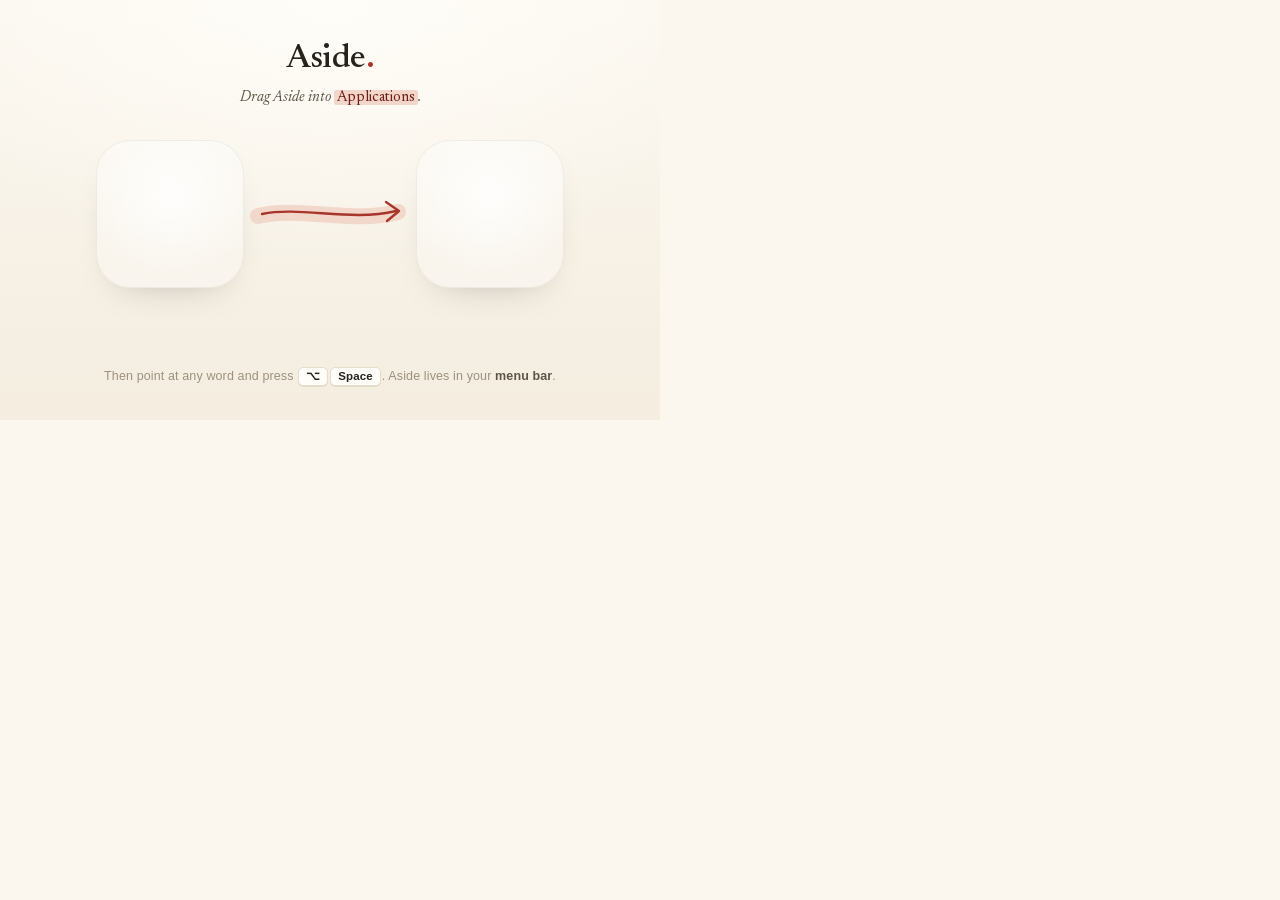
<file: Resources/dmg/background.html>
<!doctype html>
<!-- The Aside installer window (660×420). Rendered to background.tiff by scripts/make_dmg_background.sh.
     Finder draws the real icons on top at (170, 214) and (490, 214), and their names in black, so this stays light. -->
<html><head><meta charset="utf-8">
<style>
  @font-face { font-family: Newsreader; src: url(../../site/fonts/newsreader-roman.woff2) format("woff2"); font-style: normal; font-weight: 200 800; }
  @font-face { font-family: Newsreader; src: url(../../site/fonts/newsreader-italic.woff2) format("woff2"); font-style: italic; font-weight: 200 800; }
  :root { --paper:#FBF7EF; --paper2:#F4EDE0; --ink:#26221C; --soft:#5E5548; --faint:#9C917E; --rubric:#A8352A; --mark:#F2D6CA; --line:#E6DCCA; }
  * { margin:0; box-sizing:border-box; }
  html, body { width:660px; height:420px; overflow:hidden; background:var(--paper); }
  .stage { position:relative; width:660px; height:420px; overflow:hidden;
    background: radial-gradient(700px 380px at 50% 0%, #FFFDF8, transparent 70%), linear-gradient(180deg, var(--paper), var(--paper2)); }
  .title { position:absolute; top:42px; left:0; right:0; text-align:center;
    font:500 34px/1 Newsreader, Georgia, serif; letter-spacing:-.015em; color:var(--ink); }
  .title .dot { color:var(--rubric); }
  .sub { position:absolute; top:88px; left:0; right:0; text-align:center;
    font:400 15px/1.3 Newsreader, Georgia, serif; font-style:italic; color:var(--soft); }
  .sub mark { background:var(--mark); color:#6E1E16; font-style:normal; padding:0 3px; border-radius:2px; }
  /* soft plates under where Finder draws the icons */
  .plate { position:absolute; width:148px; height:148px; border-radius:34px; top:140px;
    background:radial-gradient(circle at 50% 38%, rgba(255,255,255,.85), rgba(255,255,255,.3) 72%);
    border:1px solid rgba(38,34,28,.06); box-shadow:0 16px 36px -24px rgba(38,34,28,.35); }
  svg.arrow { position:absolute; inset:0; }
  .hint { position:absolute; bottom:34px; left:0; right:0; text-align:center;
    font:500 12.5px/1 -apple-system, "SF Pro Text", Helvetica, sans-serif; color:var(--faint); letter-spacing:.01em; }
  .key { display:inline-block; min-width:22px; padding:3px 7px; margin:0 1px; border-radius:5px; border:1px solid var(--line);
    background:#FFFDF8; color:var(--ink); font:600 11.5px/1 -apple-system, "SF Pro Text", sans-serif; box-shadow:0 1px 0 var(--line); }
  .hint b { color:var(--soft); font-weight:600; }
</style></head>
<body><div class="stage">
  <div class="title">Aside<span class="dot">.</span></div>
  <div class="sub">Drag Aside into <mark>Applications</mark>.</div>

  <div class="plate" style="left:96px"></div>
  <div class="plate" style="left:416px"></div>

  <svg class="arrow" width="660" height="420" viewBox="0 0 660 420">
    <!-- a highlighter stroke, like the marks in Aside's answers, with a rubric arrowhead -->
    <path d="M258 216 C 300 206, 352 224, 398 212" fill="none" stroke="#F2D6CA" stroke-width="16" stroke-linecap="round" opacity=".95"/>
    <path d="M262 214 C 302 206, 350 222, 396 211" fill="none" stroke="#A8352A" stroke-width="2.4" stroke-linecap="round"/>
    <path d="M386 202 L 399 211 L 387 221" fill="none" stroke="#A8352A" stroke-width="2.4" stroke-linecap="round" stroke-linejoin="round"/>
  </svg>

  <div class="hint">Then point at any word and press <span class="key">⌥</span><span class="key">Space</span>. Aside lives in your <b>menu bar</b>.</div>
</div></body></html>
</file>
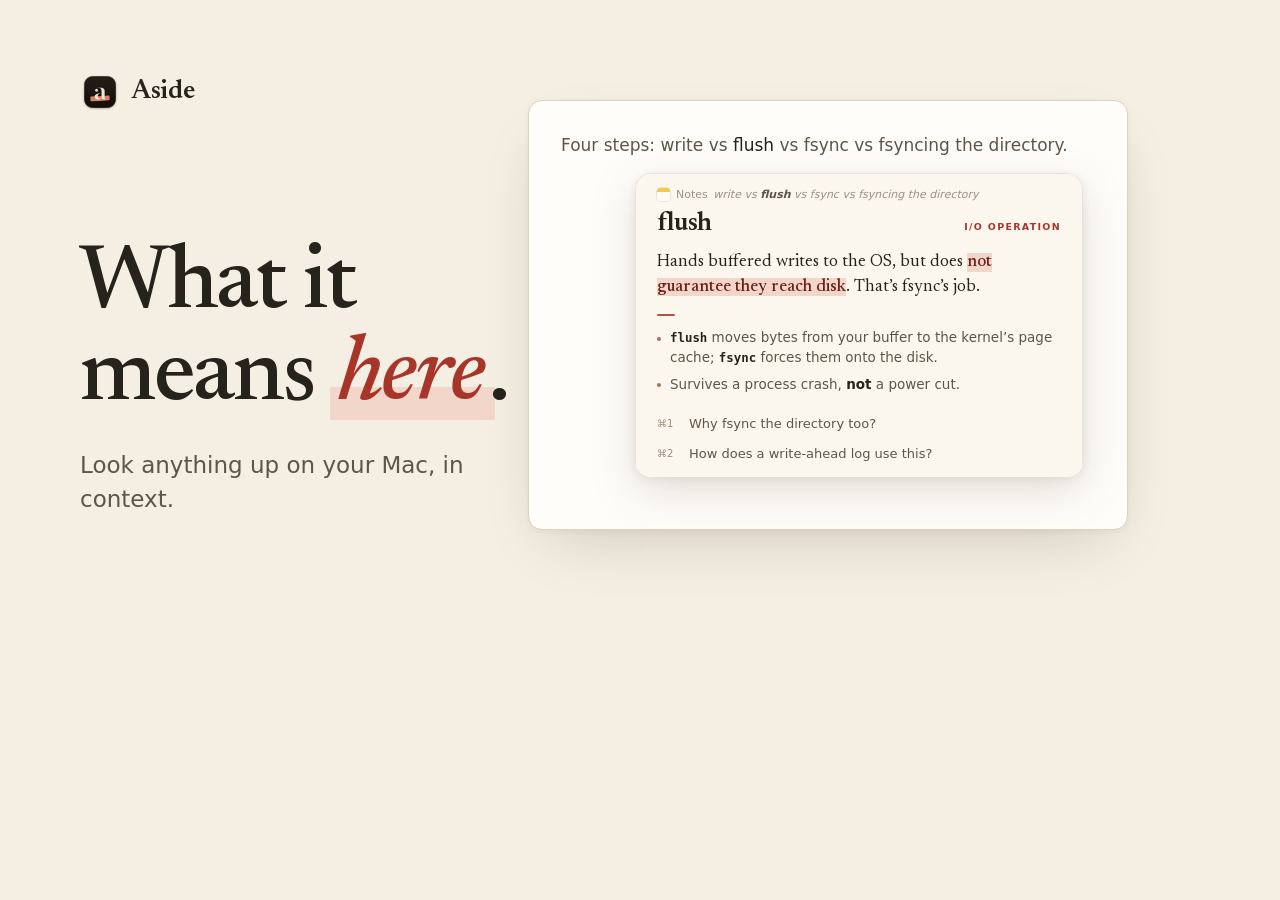
<file: site/og/og.html>
<!DOCTYPE html>
<html lang="en-GB">
<head>
<meta charset="utf-8">
<meta name="robots" content="noindex">
<title>Aside OG image source</title>
<link rel="stylesheet" href="../styles.css">
<style>
  /* Source for ../og.png. Render at 1200x630, light mode, and screenshot. */
  html, body { width: 1200px; height: 630px; overflow: hidden; }
  body { background: var(--page); }
  .og { position: relative; width: 1200px; height: 630px; padding: 72px 80px; display: grid; grid-template-columns: 470px 1fr; gap: 40px; }
  .og .brand { font-size: 26px; gap: 12px; }
  .og .brand img { width: 40px; height: 40px; }
  .og h1 { font-size: 92px; margin-top: 120px; }
  .og .sub { margin-top: 26px; font-size: 23px; color: var(--soft); line-height: 1.45; }
  .og .doc { position: absolute; right: 72px; top: 100px; width: 600px; height: 430px; background: var(--doc); border: 1px solid var(--rule); border-radius: 14px; padding: 30px 32px; font: 17px/1.65 var(--sans); color: var(--soft); box-shadow: var(--win-shadow); }
  .og .doc .word { position: relative; color: var(--ink); }
  .og .doc p { position: relative; z-index: 0; }
  .og .doc .word-mark { opacity: 1; }
  .og .panel-wrap { position: absolute; margin: 0; opacity: 1; left: 106px; top: 72px; width: 448px; }
</style>
</head>
<body>
<div class="og">
  <div>
    <span class="brand"><img src="../img/favicon-64.png" alt=""><span>Aside</span></span>
    <h1>What it means <em><span class="hl" style="--x:1">here</span></em>.</h1>
    <p class="sub">Look anything up on your Mac, in context.</p>
  </div>
  <div class="doc">
    <p>Four steps: write vs <span class="word">flush<span class="word-mark"></span></span> vs fsync vs fsyncing the directory.</p>
    <div class="panel-wrap">
      <div class="panel" style="clip-path:none">
        <div class="p-body">
          <div class="p-eyebrow"><span class="p-app"></span><span class="p-snip"><b>Notes</b>&ensp;<i>write vs <strong>flush</strong> vs fsync vs fsyncing the directory</i></span></div>
          <div class="p-title"><span class="p-term">flush</span><span class="p-kind">I/O operation</span></div>
          <p class="p-gist">Hands buffered writes to the OS, but does <mark>not guarantee they reach disk</mark>. That’s fsync’s job.</p>
          <span class="p-rule"></span>
          <ul class="p-bullets">
            <li><code>flush</code> moves bytes from your buffer to the kernel’s page cache; <code>fsync</code> forces them onto the disk.</li>
            <li>Survives a process crash, <strong>not</strong> a power cut.</li>
          </ul>
        </div>
        <div class="p-foot" style="transform:none">
          <div class="p-sugs"><ol class="p-sug-set" style="opacity:1"><li><kbd>⌘1</kbd><span>Why fsync the directory too?</span></li><li><kbd>⌘2</kbd><span>How does a write-ahead log use this?</span></li></ol></div>
        </div>
      </div>
    </div>
  </div>
</div>
</body>
</html>
</file>
<file: site/styles.css>
/* Aside: site styles. Palette and type follow the app's Rubric palette. */

@font-face {
  font-family: "Newsreader";
  src: url("fonts/newsreader-roman.woff2") format("woff2");
  font-weight: 400 600;
  font-style: normal;
  font-display: swap;
}
@font-face {
  font-family: "Newsreader";
  src: url("fonts/newsreader-italic.woff2") format("woff2");
  font-weight: 400 600;
  font-style: italic;
  font-display: swap;
}

:root {
  --page: #F4EEE3;
  --doc: #FFFDF9;
  --card: #FBF7EF;
  --ink: #26221C;
  --soft: #5E5548;
  --faint: #9C917E;
  --meta: #6E6354;          /* readable small text on --page */
  --accent: #A8352A;
  --mark: #F2D6CA;
  --mark-ink: #6E1E16;
  --line: #E6DCCA;
  --code: #F1E9DA;
  --rule: #DDD2BF;
  --sel: #B3D7FF;           /* macOS text selection */
  --panel-edge: rgba(0, 0, 0, .08);
  --panel-shadow: drop-shadow(0 14px 22px rgba(60, 40, 20, .14)) drop-shadow(0 2px 4px rgba(60, 40, 20, .08));
  --win-shadow: 0 1px 0 rgba(255,255,255,.6) inset, 0 24px 60px -24px rgba(60, 40, 20, .22), 0 2px 6px rgba(60, 40, 20, .05);
  --key-top: #FFFDF9;
  --key-edge: #D9CDB8;
  --lu-bg: #F5F5F4;
  --lu-ink: #1D1D1F;
  --lu-soft: #6E6E73;
  --lu-edge: rgba(0, 0, 0, .1);
  --btn-bg: #26221C;
  --btn-ink: #FBF7EF;

  --serif: "Newsreader", "New York", "Iowan Old Style", Georgia, serif;
  --sans: -apple-system, BlinkMacSystemFont, "SF Pro Text", "Segoe UI", system-ui, sans-serif;
  --mono: ui-monospace, "SF Mono", SFMono-Regular, Menlo, Consolas, monospace;
  --ease: cubic-bezier(.2, .7, .2, 1);
  --measure: 1180px;
}

@media (prefers-color-scheme: dark) {
  :root {
    --page: #14110E;
    --doc: #1A1714;
    --card: #1F1B17;
    --ink: #EDE3D2;
    --soft: #B5A992;
    --faint: #7A6F5F;
    --meta: #998D79;
    --accent: #E8876B;
    --mark: #4A2820;
    --mark-ink: #FFD2C2;
    --line: #3A332B;
    --code: #2B251F;
    --rule: #2E2822;
    --sel: #3F638B;
    --panel-edge: rgba(255, 255, 255, .09);
    --panel-shadow: drop-shadow(0 16px 26px rgba(0, 0, 0, .5)) drop-shadow(0 2px 4px rgba(0, 0, 0, .35));
    --win-shadow: 0 0 0 1px rgba(255,255,255,.05) inset, 0 24px 60px -20px rgba(0, 0, 0, .6);
    --key-top: #2A251F;
    --key-edge: #0B0907;
    --lu-bg: #2A2A2C;
    --lu-ink: #F2F2F7;
    --lu-soft: #98989D;
    --lu-edge: rgba(255, 255, 255, .1);
    --btn-bg: #EDE3D2;
    --btn-ink: #1F1B17;
  }
}

*, *::before, *::after { box-sizing: border-box; }
html { -webkit-text-size-adjust: 100%; text-size-adjust: 100%; }
body {
  margin: 0;
  background: var(--page);
  color: var(--ink);
  font: 17px/1.55 var(--sans);
  -webkit-font-smoothing: antialiased;
  -moz-osx-font-smoothing: grayscale;
  text-rendering: optimizeLegibility;
}
p, h1, h2, h3, ul, ol, figure { margin: 0; padding: 0; }
ul, ol { list-style: none; }
a { color: inherit; }
img, svg { display: block; }
mark { background: var(--mark); color: var(--mark-ink); padding: .04em 0; }
::selection { background: var(--mark); color: var(--mark-ink); }

:focus-visible {
  outline: 2px solid var(--accent);
  outline-offset: 3px;
  border-radius: 4px;
}

.skip {
  position: absolute; left: 16px; top: -60px;
  background: var(--ink); color: var(--page);
  padding: 8px 14px; border-radius: 8px; text-decoration: none; z-index: 10;
}
.skip:focus { top: 12px; }
.sr { position: absolute; width: 1px; height: 1px; overflow: hidden; clip: rect(0 0 0 0); white-space: nowrap; }

kbd {
  font: 500 .82em/1 var(--sans);
  display: inline-block;
  min-width: 1.6em;
  padding: .28em .42em .26em;
  border: 1px solid var(--rule);
  border-bottom-width: 2px;
  border-radius: 6px;
  background: var(--doc);
  color: var(--soft);
  text-align: center;
  vertical-align: .08em;
}

.label {
  font: 600 11px/1 var(--sans);
  letter-spacing: .14em;
  text-transform: uppercase;
  color: var(--accent);
}

/* ---------- Header ---------- */

.top {
  max-width: var(--measure);
  margin: 0 auto;
  padding: 22px 28px;
  display: flex;
  align-items: center;
  justify-content: space-between;
}
.brand {
  display: inline-flex; align-items: center; gap: 9px;
  text-decoration: none;
  font: 600 21px/1 var(--serif);
  letter-spacing: -.01em;
}
.brand img { width: 28px; height: 28px; }
.top nav { display: flex; gap: 26px; align-items: center; font-size: 15px; }
.top nav a { text-decoration: none; color: var(--soft); }
.top nav a:hover { color: var(--ink); }
.top nav .nav-get { color: var(--ink); font-weight: 500; }
.top nav .nav-get:hover { color: var(--accent); }

/* ---------- Buttons ---------- */

.btn {
  display: inline-flex; align-items: center; justify-content: center;
  height: 48px; padding: 0 24px;
  border-radius: 12px;
  background: var(--btn-bg);
  color: var(--btn-ink);
  font: 500 16px/1 var(--sans);
  text-decoration: none;
  transition: background-color .2s var(--ease), transform .2s var(--ease);
}
.btn:hover { background: var(--accent); color: #FFF8F2; }
.btn:active { transform: translateY(1px); }
@media (prefers-color-scheme: dark) { .btn:hover { color: #1F1B17; } }

/* ---------- Hero ---------- */

.hero {
  max-width: var(--measure);
  margin: 0 auto;
  padding: 36px 28px 96px;
  display: grid;
  grid-template-columns: minmax(0, 380px) minmax(0, 1fr);
  gap: 64px;
  align-items: center;
}
.hero-copy .label { margin-bottom: 22px; }
h1 {
  font: 500 clamp(48px, 6.2vw, 78px)/1 var(--serif);
  letter-spacing: -.025em;
  text-wrap: balance;
}
h1 em { font-style: italic; font-weight: 500; color: var(--accent); }
.hl { position: relative; display: inline-block; padding: 0 .06em; }
.hl::before {
  content: "";
  position: absolute; left: -.02em; right: -.06em; bottom: .04em; height: .36em;
  background: var(--mark);
  z-index: -1;
  transform-origin: left center;
}
.js .hl::before { transform: scaleX(0); animation: draw .7s .35s var(--ease) forwards; }
@keyframes draw { to { transform: scaleX(1); } }
h1 { position: relative; z-index: 0; }

.lede {
  margin-top: 26px;
  font-size: 18.5px;
  line-height: 1.55;
  color: var(--soft);
  max-width: 34ch;
  text-wrap: pretty;
}
.lede kbd { font-size: .78em; }
.cta { margin-top: 34px; display: flex; flex-direction: column; align-items: flex-start; gap: 14px; }
.cta-meta { font-size: 14px; color: var(--meta); }

/* The stage: a document window in "any app" with the Aside panel over it. */

.stage { position: relative; min-width: 0; }
.win {
  position: relative;
  background: var(--doc);
  border-radius: 14px;
  box-shadow: var(--win-shadow);
  border: 1px solid var(--rule);
  overflow: hidden;
  min-height: 560px;
}
.win-bar {
  display: flex; align-items: center; gap: 7px;
  height: 38px; padding: 0 14px;
  border-bottom: 1px solid var(--line);
  font: 500 12.5px/1 var(--sans);
  color: var(--faint);
}
.win-bar i { width: 11px; height: 11px; border-radius: 50%; border: 1px solid var(--rule); background: var(--card); }
.win-bar span { margin-left: auto; margin-right: auto; transform: translateX(-24px); }
.win-body {
  padding: 26px 34px 40px;
  font: 16px/1.65 var(--sans);
  color: var(--soft);
}
.win-body p + p { margin-top: 14px; }
.win-body .doc-h { font-weight: 600; color: var(--ink); font-size: 17px; margin-bottom: 8px; }
.word { position: relative; color: var(--ink); white-space: nowrap; }
/* Pointing selects nothing. After ⌥ Space, a faint underline shows which word was read. */
.word-read {
  position: absolute; left: -1px; right: -1px; bottom: -2px; height: 1.5px;
  border-radius: 1px;
  background: color-mix(in srgb, var(--accent) 55%, transparent);
  transform-origin: left center;
  opacity: 0;
}
/* Selecting is a real drag, in the system's selection blue. */
.phrase { position: relative; color: var(--ink); white-space: nowrap; }
.sel { position: absolute; left: 0; top: -1px; bottom: -1px; width: 0; background: var(--sel); z-index: -1; }
.win-body p { position: relative; z-index: 0; }

.ibeam {
  position: absolute; left: 0; top: 0;
  width: 14px; height: 24px;
  pointer-events: none;
  opacity: 0;
  z-index: 3;
}

/* ---------- The Aside panel (mirrors LookupView.swift) ---------- */

.panel-wrap {
  position: absolute; left: 0; top: 0;
  width: 448px;
  filter: var(--panel-shadow);
  opacity: 0;
  z-index: 2;
}
.panel {
  background: var(--card);
  border-radius: 16px;
  overflow: hidden;
  position: relative;
}
.panel::after {
  content: ""; position: absolute; inset: 0;
  border: 1px solid var(--panel-edge);
  border-bottom: 0;
  border-radius: 16px 16px 0 0;
  pointer-events: none;
}
.p-body { padding: 15px 22px 16px; }

.p-eyebrow {
  display: flex; align-items: center; gap: 6px;
  font: 11px/1.2 var(--sans);
  color: var(--faint);
  white-space: nowrap;
}
.p-app {
  flex: none; width: 13px; height: 13px; border-radius: 3.5px;
  background: linear-gradient(#F5C94C 0 32%, #FFFCF2 32%);
  box-shadow: 0 0 0 .5px rgba(0,0,0,.15);
}
.p-snip { overflow: hidden; text-overflow: ellipsis; min-width: 0; flex: 1; }
.p-snip b { font-weight: 500; }
.p-snip strong { font-weight: 600; color: var(--soft); }

.p-title { display: flex; flex-wrap: wrap; align-items: baseline; gap: 5px 12px; margin-top: 9px; }
/* A long title or kind: the kind drops beneath the title, as in the app. */
.p-title.stacked { flex-direction: column; align-items: flex-start; }
.p-title.stacked .p-kind { margin-left: 0; }
.p-term { font: 600 26px/1.15 var(--serif); color: var(--ink); letter-spacing: -.005em; }
.p-kind {
  margin-left: auto;
  font: 600 9.5px/1 var(--sans);
  letter-spacing: 1.3px;
  text-transform: uppercase;
  color: var(--accent);
  white-space: nowrap;
}

.p-first { position: relative; }
.p-gist {
  margin-top: 11px;
  font: 400 17px/1.45 var(--serif);
  color: var(--ink);
  text-wrap: pretty;
}
.p-gist mark { color: var(--mark-ink); font-weight: 500; }
.p-gist-sm { font-size: 15.5px; line-height: 1.42; margin-top: 0; }
.p-skel { position: absolute; left: 0; right: 0; top: 14px; display: grid; gap: 9px; opacity: 0; }
.p-skel i { height: 13px; border-radius: 4px; background: var(--line); width: 94%; }
.p-skel i + i { width: 58%; }
.p-rule { display: block; width: 18px; height: 2px; border-radius: 2px; background: var(--accent); opacity: .85; margin: 14px 0 12px; }
.p-bullets { display: grid; gap: 8px; }
.p-bullets li {
  position: relative;
  padding-left: 13px;
  font: 13.5px/1.42 var(--sans);
  color: var(--soft);
}
.p-bullets .dot, .p-bullets li::before {
  content: ""; position: absolute; left: 0; top: .62em;
  width: 4px; height: 4px; border-radius: 50%;
  background: var(--accent); opacity: .75;
}
.js .p-bullets li::before { content: none; }
.js .stream .dot { opacity: 0; }
.is-static .stream .dot { opacity: .75 !important; }
.p-bullets strong { color: var(--ink); font-weight: 600; }
.p-bullets code, .p-gist code { font: 600 12.4px/1 var(--mono); color: var(--ink); }

.p-follow .p-q {
  display: flex; align-items: baseline; gap: 7px;
  margin: 18px 0 7px; padding-top: 14px;
  border-top: .5px solid var(--line);
  font: 600 13px/1.35 var(--sans);
  color: var(--soft);
}
@media (min-resolution: 2dppx) { .p-follow .p-q { border-top-width: .5px; } }
.arr { width: 11px; height: 11px; flex: none; fill: none; stroke: var(--accent); stroke-width: 1.7; stroke-linecap: round; stroke-linejoin: round; }
.p-q .arr { width: 10px; height: 10px; transform: translateY(1px); }

.p-foot { position: relative; background: var(--card); }
.p-sugs { display: grid; padding: 0 10px 8px; }
.p-sug-set { grid-area: 1 / 1; display: grid; gap: 1px; }
.p-sug-set li {
  display: flex; align-items: center; gap: 10px;
  padding: 6px 12px;
  border-radius: 8px;
  font: 13px/1.3 var(--sans);
  color: var(--soft);
  white-space: nowrap;
  position: relative;
}
.p-sug-set li::before {
  content: ""; position: absolute; inset: 0; border-radius: 8px;
  background: var(--accent); opacity: 0;
}
.p-sug-set li.lit::before { opacity: .09; }
.p-sug-set kbd {
  all: unset;
  width: 22px; flex: none;
  font: 500 10px/1 var(--sans);
  color: var(--faint);
  position: relative;
}
.p-sug-set span { position: relative; overflow: hidden; text-overflow: ellipsis; }
.p-sug-set li.lit kbd { color: var(--accent); }
.p-sug-set li.lit span { color: var(--ink); }
.p-sug-a, .p-sug-b { opacity: 0; }
.p-sug-b { visibility: visible; }

.p-input {
  position: relative;
  display: flex; align-items: center; gap: 10px;
  padding: 12px 18px;
  border-top: .5px solid var(--line);
  background: color-mix(in srgb, var(--code) 55%, var(--card));
  font: 13.5px/1.2 var(--sans);
  border-radius: 0 0 16px 16px;
  box-shadow: inset 0 -1px 0 var(--panel-edge), inset 1px 0 0 var(--panel-edge), inset -1px 0 0 var(--panel-edge);
}
.p-input .arr { stroke-width: 1.8; }
.p-ph { color: var(--faint); }
.p-caret {
  width: 1.5px; height: 16px; margin-right: -9px;
  background: var(--accent);
  animation: blink 1.06s steps(1) infinite;
}
@keyframes blink { 50% { opacity: 0; } }
.p-esc, .p-ret {
  margin-left: auto;
  font: 500 10px/1 var(--sans);
  color: var(--faint);
  padding: 2px 5px;
  border: .75px solid color-mix(in srgb, var(--faint) 45%, transparent);
  border-radius: 4px;
}
.p-pulse { display: none; gap: 3px; margin-left: auto; width: 22px; }
.p-pulse i { width: 4px; height: 4px; border-radius: 50%; background: var(--accent); animation: pulse 1.25s ease-in-out infinite; }
.p-pulse i:nth-child(2) { animation-delay: .14s; }
.p-pulse i:nth-child(3) { animation-delay: .28s; }
@keyframes pulse { 0%, 100% { opacity: .25; } 40% { opacity: 1; } }
.busy .p-pulse { display: flex; }
.busy .p-esc, .busy .p-ret { display: none; }

/* Hidden-until-revealed pieces of the hero panel. The script reveals them;
   without JS, or with reduced motion, the final state shows. */
.js .stream .w { opacity: 0; }
.stream mark { background: none; padding: 0; }
.stream mark .w { background: var(--mark); padding: .04em 0; }
.js .vig .p-kind,
.js .stage .p-kind,
.js .stage .p-rule,
.js .stage .p-follow .p-q { opacity: 0; }

.stage-foot {
  display: flex; align-items: center; gap: 22px;
  margin-top: 20px;
  min-height: 46px;
}
.keys { position: relative; width: 168px; height: 46px; flex: none; }
.chord { position: absolute; left: 0; top: 0; display: flex; gap: 6px; }
.chord-b { opacity: 0; }
.nw { white-space: nowrap; }
.key { position: relative; display: block; height: 42px; min-width: 42px; }
.key::before {
  content: ""; position: absolute; inset: 3px 0 -3px;
  border-radius: 9px; background: var(--key-edge);
}
.cap {
  position: relative;
  display: flex; align-items: center; justify-content: center;
  height: 42px; min-width: 42px; padding: 0 12px;
  border-radius: 9px;
  border: 1px solid var(--rule);
  background: var(--key-top);
  font: 500 15px/1 var(--sans);
  color: var(--soft);
}
.key-wide .cap { min-width: 112px; justify-content: flex-start; font-size: 13px; }
.stage-foot figcaption {
  flex: 1; min-width: 0;
  display: flex; align-items: center; justify-content: space-between; gap: 16px;
  font-size: 14px; color: var(--meta);
}
.stage-foot figcaption kbd { font-size: .8em; }

/* The three moments: a step indicator over a caption that changes with them. */
.moments { min-width: 0; display: grid; gap: 7px; }
.steps { display: flex; align-items: center; }
.steps button {
  font: 600 11px/1 var(--sans);
  letter-spacing: .1em;
  color: var(--faint);
  background: none; border: 0; padding: 3px 2px; margin: 0;
  cursor: pointer;
  transition: color .3s var(--ease);
}
.steps button + button::before { content: "·"; display: inline-block; margin: 0 8px 0 6px; color: var(--rule); }
.steps button.is-on { color: var(--accent); }
.steps button:hover { color: var(--ink); }
.steps button.is-on:hover { color: var(--accent); }
.cap-text { display: grid; }
.cap-step {
  grid-area: 1 / 1;
  font: italic 400 19px/1.3 var(--serif);
  color: var(--ink);
  opacity: 0;
  transform: translateY(3px);
  transition: opacity .45s var(--ease), transform .45s var(--ease);
}
.cap-step.is-on { opacity: 1; transform: none; }
.is-compact .panel-b .p-rule, .is-compact .panel-b .p-bullets { display: none; }

.motion-toggle {
  flex: none;
  font: 500 13px/1 var(--sans);
  color: var(--soft);
  background: none;
  border: 1px solid var(--rule);
  border-radius: 999px;
  padding: 7px 13px;
  cursor: pointer;
}
.motion-toggle:hover { color: var(--ink); border-color: var(--faint); }

/* Final state for reduced motion / no JS */
/* The hero's stills are its script run instantly, so its own state carries over; the cursor stays. */
.is-static .cap-step { transition: none; }
html:not(.js) .panel-a { position: relative; opacity: 1; margin: 0 0 24px 22px; width: min(448px, calc(100% - 44px)); }
html:not(.js) .p-sug-a { opacity: 1; }
html:not(.js) .panel-b, html:not(.js) .p-sug-b, html:not(.js) .keys, html:not(.js) .steps { display: none; }
html:not(.js) .cap-step[data-step="1"] { opacity: 1; transform: none; }
html:not(.js) .win { min-height: 0; }

/* ---------- Sections ---------- */

section + section { border-top: 1px solid var(--rule); }
.versus, .details, .try {
  max-width: var(--measure);
  margin: 0 auto;
  padding: 104px 28px;
}
.section-head { max-width: 760px; }
.section-head .label { margin-bottom: 18px; }
h2 {
  font: 500 clamp(32px, 3.6vw, 46px)/1.08 var(--serif);
  letter-spacing: -.02em;
  text-wrap: balance;
}

/* Look Up vs Aside */

.vs-line {
  margin: 56px 0 28px;
  font: italic 400 22px/1.4 var(--serif);
  color: var(--soft);
}
.vs-line mark { font-style: normal; color: var(--ink); font-weight: 500; padding: 0 .12em; }
.vs-grid { display: grid; grid-template-columns: 1fr 1fr; gap: 32px; align-items: start; }
.vs-col figcaption { margin-top: 16px; font-size: 15px; color: var(--meta); }
.vs-col figcaption b { color: var(--ink); font-weight: 600; }

.lookup {
  background: var(--lu-bg);
  color: var(--lu-ink);
  border-radius: 10px;
  border: 1px solid var(--lu-edge);
  box-shadow: 0 10px 30px -12px rgba(0,0,0,.18);
  padding: 16px 20px 18px;
  font: 13px/1.45 var(--sans);
  position: relative;
  overflow: hidden;
  height: 236px;
}
.lu-src { font: 600 11px/1 var(--sans); color: var(--lu-soft); padding-bottom: 12px; margin-bottom: 12px; border-bottom: 1px solid var(--lu-edge); }
.lu-word { font: 700 20px/1.2 var(--sans); }
.lu-word span { font-weight: 400; font-size: 14px; color: var(--lu-soft); margin-left: 4px; }
.lu-pos { font-style: italic; color: var(--lu-soft); margin: 8px 0 2px; }
.lu-sense b { font-weight: 600; margin-right: 4px; }
.lu-fade { margin-top: 6px; }
.lookup::after {
  content: ""; position: absolute; left: 0; right: 0; bottom: 0; height: 54px;
  background: linear-gradient(transparent, var(--lu-bg));
}

.mini {
  background: var(--card);
  border-radius: 16px;
  border: 1px solid var(--panel-edge);
  box-shadow: 0 14px 34px -14px rgba(60, 40, 20, .28), 0 2px 5px rgba(60, 40, 20, .06);
  padding: 15px 22px 20px;
}
@media (prefers-color-scheme: dark) {
  .mini { box-shadow: 0 16px 40px -12px rgba(0,0,0,.6); }
}
.mini .p-title { margin-top: 0; }
.vs-col .mini { min-height: 236px; }
.vs-col .mini .p-gist { font-size: 19px; margin-top: 14px; }

.ledger {
  margin-top: 64px;
  width: 100%;
  border-collapse: collapse;
  font-size: 15.5px;
}
.ledger th, .ledger td { text-align: left; padding: 15px 20px 15px 0; border-top: 1px solid var(--rule); vertical-align: baseline; }
.ledger thead th { font: 600 11px/1 var(--sans); letter-spacing: .14em; text-transform: uppercase; color: var(--meta); border-top: 0; padding-bottom: 12px; }
.ledger tbody th { font: 600 15px/1.4 var(--mono); color: var(--ink); width: 18%; }
.ledger .lu-ans { color: var(--meta); width: 30%; }
.ledger td:last-child { font: 17.5px/1.4 var(--serif); color: var(--ink); }
.acr b { color: var(--accent); font-weight: 600; }

/* Details */

.det-grid {
  margin-top: 64px;
  display: grid;
  grid-template-columns: 1fr 1fr;
  gap: 0 64px;
}
.det { padding: 40px 0 48px; border-top: 1px solid var(--rule); display: flex; flex-direction: column; }
.det h3 { font: 500 25px/1.2 var(--serif); letter-spacing: -.01em; display: flex; align-items: baseline; gap: 12px; }
.num { font: 600 11px/1 var(--sans); color: var(--accent); letter-spacing: .1em; transform: translateY(-3px); }
.det-copy p { margin-top: 10px; color: var(--soft); font-size: 16px; max-width: 44ch; text-wrap: pretty; }
.det-copy p kbd { font-size: .78em; }

.vig {
  position: relative;
  margin-top: 30px;
  height: 240px;
  border-radius: 14px;
  background: var(--doc);
  border: 1px solid var(--line);
  padding: 26px 26px 0;
  overflow: hidden;
}
.vig-line { font: 15.5px/1.6 var(--sans); color: var(--soft); position: relative; z-index: 0; }
.vword, .term-wrap { position: relative; color: var(--ink); white-space: nowrap; }
.vread {
  position: absolute; left: -1px; right: -1px; bottom: -1px; height: 1.5px; border-radius: 1px;
  background: color-mix(in srgb, var(--accent) 55%, transparent);
  transform-origin: left center; opacity: 0;
}
.vig-keys { position: absolute; right: 16px; bottom: 14px; display: flex; gap: 4px; z-index: 1; }
.vig-keys kbd { font-size: 10.5px; color: var(--faint); background: var(--doc); }
.vig-panel {
  position: absolute; left: 18px; top: 74px;
  width: min(372px, calc(100% - 36px));
  padding: 14px 18px 16px;
  opacity: 0;
  z-index: 2;
}
.vig-panel .p-term { font-size: 22px; }
.vig-panel .p-gist { font-size: 15.5px; margin-top: 8px; }
.p-exp { font: italic 400 15px/1.3 var(--serif); color: var(--soft); margin-top: 3px; }
.p-exp b { font-weight: 600; color: var(--accent); }
.p-exp i { font-style: italic; }
.js .p-exp i { opacity: 0; }

.web-slot { display: grid; }
.web-slot > * { grid-area: 1 / 1; }
.searching { margin-top: 10px; display: flex; align-items: center; gap: 8px; font: 13px/1.3 var(--sans); color: var(--soft); opacity: 0; }
.searching i { color: var(--faint); }
.searching .p-pulse { display: flex; margin: 0; width: auto; }
.sources { display: flex; gap: 6px; margin-top: 12px; opacity: 0; }
.sources span {
  font: 500 11px/1 var(--sans);
  color: var(--soft);
  padding: 5px 8px;
  border-radius: 6px;
  background: var(--code);
}
.sources span::before { content: "↗"; margin-right: 4px; color: var(--accent); }

/* Keep asking vignette */
.vig-ask { padding: 14px; }
.vig-thread {
  position: absolute; left: 14px; right: 14px; top: 14px; bottom: 14px;
  width: auto; opacity: 1;
  padding: 0;
  display: flex; flex-direction: column;
  overflow: hidden;
}
.thread-view { flex: 1; overflow: hidden; position: relative; }
.thread-inner { padding: 14px 18px 12px; }
.vig-thread .p-follow .p-q { margin-top: 14px; padding-top: 12px; }
.vig-thread .p-input { border-radius: 0 0 15px 15px; box-shadow: none; }
.typed { color: var(--ink); white-space: pre; }
.typed:empty { display: none; }
.p-ret { display: none; color: var(--accent); border-color: color-mix(in srgb, var(--accent) 50%, transparent); }
.has-text .p-ph, .has-text .p-esc { display: none; }
.has-text .p-ret { display: inline; }
.has-text .p-caret { margin-right: 0; margin-left: -9px; }
.js .vig-thread .p-follow { opacity: 0; }
.js .vig-thread .p-follow .p-q { opacity: 1; }

/* Static/reduced-motion state for vignettes */
.vig.is-static .vig-panel, .vig.is-static .vread-all, .vig.is-static .sources { opacity: 1; }
.vig.is-static .p-exp i { opacity: 1; }
.vig.is-static .ibeam { display: none; }
.vig.is-static .searching { display: none; }
.vig-ask.is-static .p-follow { opacity: 1; }
#v-acro .vig.is-static .vread-one, #v-web .vig.is-static .vread-one { opacity: 1; }
.is-static .stream .w { opacity: 1 !important; }
.is-static .p-kind, .is-static .p-rule, .is-static .p-follow .p-q { opacity: 1 !important; }

/* Try it here */

.try-hint { margin-top: 18px; font-size: 17px; color: var(--soft); max-width: 54ch; text-wrap: pretty; }
.try-hint kbd { font-size: .78em; }
.try-hint-touch { display: none; }
.try-stage { position: relative; margin-top: 44px; }
.try-doc {
  max-width: 760px;
  background: var(--doc);
  border: 1px solid var(--rule);
  border-radius: 14px;
  box-shadow: var(--win-shadow);
}
.try-doc .win-bar span { transform: translateX(-24px); }
.try-body { padding: 28px 40px 40px; font: 17px/1.75 var(--sans); color: var(--soft); }
.try-body p + p { margin-top: 16px; }
.try-body .doc-h { font-weight: 600; color: var(--ink); font-size: 18px; margin-bottom: 10px; }
.try-note { margin-top: 22px; font-size: 14px; color: var(--meta); max-width: 60ch; }

/* The words this page knows: a quiet dotted underline. */
.t {
  color: var(--ink);
  text-decoration: underline dotted;
  text-decoration-color: color-mix(in srgb, var(--faint) 75%, transparent);
  text-decoration-thickness: 1.5px;
  text-underline-offset: 4px;
  border-radius: 3px;
  transition: text-decoration-color .15s var(--ease);
}
.t:hover { text-decoration-color: var(--accent); }
.t.is-read { text-decoration-style: solid; text-decoration-color: color-mix(in srgb, var(--accent) 60%, transparent); }
.t:focus-visible { outline-offset: 2px; }
.try-read {
  position: absolute; height: 1.5px; border-radius: 1px; pointer-events: none;
  background: color-mix(in srgb, var(--accent) 60%, transparent);
}

/* The panel: the same component as the hero, live. */
.try-wrap { opacity: 1; z-index: 20; }
.try-wrap[hidden], .try-wrap [hidden] { display: none !important; }
.try-wrap .panel { display: flex; flex-direction: column; max-height: var(--cap, 600px); }
.try-wrap .panel:focus { outline: none; }
.try-wrap .p-body { position: relative; flex: 1 1 auto; min-height: 0; overflow-y: auto; overscroll-behavior: contain; scrollbar-width: thin; }
.try-wrap .p-foot { flex: none; }
.try-wrap .p-skel { position: static; opacity: 1; margin-top: 14px; }
.try-wrap .p-exp { margin-top: 3px; }
.try-wrap .stream .w { transition: opacity .16s linear; }
.js .try-wrap .stream .w.on { opacity: 1; }
.try-wrap .p-bullets li::before { content: ""; }
.try-wrap .p-bullets { margin-top: 2px; }
.try-wrap .p-follow .p-bullets { margin-top: 10px; }
.try-wrap .p-follow .p-q { margin-top: 18px; }
.try-wrap .p-para { margin-top: 10px; font: 13.5px/1.45 var(--sans); color: var(--soft); }
.try-wrap .p-bullets code, .try-wrap .p-gist code, .try-wrap .p-para code { font-size: .86em; font-weight: 600; }
.try-wrap .p-gist mark code { color: inherit; }
.try-wrap .p-bullets em { font-style: italic; }
.p-pre {
  margin: 12px 0 2px; padding: 10px 12px;
  border-radius: 8px;
  background: var(--code);
  font: 12px/1.5 var(--mono);
  color: var(--ink);
  white-space: pre; overflow-x: auto;
}
.p-search { margin-top: 14px; display: grid; gap: 7px; }
.p-search-label, .p-from-label {
  font: 600 9.5px/1 var(--sans); letter-spacing: 1.3px; text-transform: uppercase; color: var(--faint);
}
.p-search-q { font: 500 17px/1.3 var(--serif); color: var(--mark-ink); }
.p-search-q span { position: relative; padding: 0 3px; z-index: 0; }
.p-search-q span::before {
  content: ""; position: absolute; inset: 0; z-index: -1; border-radius: 3px;
  background: var(--mark);
  animation: sweep 2.6s infinite;
}
@keyframes sweep {
  0% { clip-path: inset(0 100% 0 0); animation-timing-function: ease-in-out; }
  42%, 62% { clip-path: inset(0 0 0 0); animation-timing-function: ease-in-out; }
  90%, 100% { clip-path: inset(0 0 0 100%); }
}
.p-search-note { font: 12px/1.4 var(--sans); color: var(--faint); }
.p-from { display: flex; flex-wrap: wrap; align-items: baseline; gap: 6px; margin-top: 14px; }
.p-from-label { margin-right: 4px; }
.p-chip {
  font: 500 11.5px/1 var(--sans); color: var(--soft); text-decoration: none;
  padding: 4px 8px; border-radius: 999px;
  background: var(--code); border: .5px solid var(--line);
}
.p-chip::after { content: "↗"; margin-left: 4px; font-size: 10px; color: var(--faint); }
.p-chip:hover { color: var(--accent); background: color-mix(in srgb, var(--accent) 10%, transparent); }
.p-chip:hover::after { color: var(--accent); }
.p-get { margin-top: 12px; display: flex; flex-wrap: wrap; align-items: baseline; gap: 4px 12px; font: 13.5px/1.4 var(--sans); color: var(--faint); }
.p-get a { color: var(--accent); font-weight: 500; text-decoration: none; }
.p-get a:hover { text-decoration: underline; text-underline-offset: 3px; }
.try-wrap .p-sug-set { opacity: 1; }
.p-sug {
  all: unset; box-sizing: border-box;
  width: 100%;
  display: flex; align-items: center; gap: 10px;
  padding: 6px 12px; border-radius: 8px;
  font: 13px/1.3 var(--sans); color: var(--soft);
  cursor: pointer;
}
.p-sug kbd { all: unset; width: 22px; flex: none; font: 500 10px/1 var(--sans); color: var(--faint); }
.p-sug span { min-width: 0; overflow: hidden; text-overflow: ellipsis; white-space: nowrap; }
.p-sug:hover, .p-sug:focus-visible { background: color-mix(in srgb, var(--accent) 9%, transparent); color: var(--ink); }
.p-sug:hover kbd, .p-sug:focus-visible kbd { color: var(--accent); }
.p-sug:focus-visible { outline: none; }
.p-field {
  all: unset; flex: 1; min-width: 0;
  font: 13.5px/1.2 var(--sans); color: var(--ink);
  caret-color: var(--accent);
}
.p-field::placeholder { color: var(--faint); }
.try-wrap .p-input:focus-within { background: color-mix(in srgb, var(--code) 75%, var(--card)); }
.panel.solo::after { border-bottom: 1px solid var(--panel-edge); border-radius: 16px; }
.p-grab { display: none; }

/* On a phone the answer comes up as a sheet, and the tapped word stays in view above it. */
.try-wrap.sheet { position: fixed; left: 0; right: 0; top: auto; bottom: 0; width: auto; z-index: 50; filter: drop-shadow(0 -10px 24px rgba(40, 25, 10, .16)); }
.try-wrap.sheet .panel { border-radius: 18px 18px 0 0; }
.try-wrap.sheet .panel::after { border-radius: 18px 18px 0 0; border-bottom: 0; }
.try-wrap.sheet .p-body { padding: 4px 20px 16px; }
.try-wrap.sheet .p-foot { padding-bottom: env(safe-area-inset-bottom); }
.try-wrap.sheet .p-input { border-radius: 0; }
.try-wrap.sheet .panel.solo .p-body { padding-bottom: calc(22px + env(safe-area-inset-bottom)); }
.p-grab {
  flex: none; align-self: stretch;
  background: none; border: 0; padding: 8px 0 6px; margin: 0; cursor: pointer;
}
.try-wrap.sheet .p-grab { display: block; }
.p-grab i { display: block; width: 38px; height: 5px; margin: 0 auto; border-radius: 3px; background: var(--rule); }
@media (prefers-color-scheme: dark) {
  .try-wrap.sheet { filter: drop-shadow(0 -10px 26px rgba(0, 0, 0, .55)); }
  .p-grab i { background: var(--faint); opacity: .5; }
}

/* "Look up", after selecting on a touch screen. */
.try-pill {
  position: absolute; z-index: 30;
  min-height: 44px; padding: 0 18px;
  border: 0; border-radius: 999px;
  background: var(--btn-bg); color: var(--btn-ink);
  font: 500 15px/1 var(--sans);
  box-shadow: 0 8px 22px -8px rgba(40, 25, 10, .45);
  cursor: pointer;
  -webkit-tap-highlight-color: transparent;
}
.try-pill::before { content: ""; display: inline-block; width: 6px; height: 6px; margin-right: 9px; border-radius: 50%; background: var(--accent); vertical-align: 2px; }

@media (hover: none) and (pointer: coarse) {
  .try-hint-key { display: none; }
  .try-hint-touch { display: block; }
  .t { -webkit-tap-highlight-color: transparent; }
  .try-wrap .p-input { display: none; }
  .try-wrap .p-sugs { padding: 4px 8px calc(8px + env(safe-area-inset-bottom)); }
  .try-wrap .p-sug { min-height: 44px; font-size: 14.5px; padding: 8px 12px; }
  .try-wrap .p-sug kbd { display: none; }
  .try-wrap .p-sug::before { content: ""; width: 11px; height: 11px; flex: none; background: var(--accent); -webkit-mask: var(--arr) center / contain no-repeat; mask: var(--arr) center / contain no-repeat; }
  .try-wrap .p-sug span { white-space: normal; }
}
:root { --arr: url("data:image/svg+xml,%3Csvg xmlns='http://www.w3.org/2000/svg' viewBox='0 0 12 12'%3E%3Cpath d='M2.5 1.5v4.2a2.3 2.3 0 0 0 2.3 2.3h5.7M7.8 5.3l2.7 2.7-2.7 2.7' fill='none' stroke='%23000' stroke-width='1.7' stroke-linecap='round' stroke-linejoin='round'/%3E%3C/svg%3E"); }

/* Get it */

.get {
  max-width: 760px;
  margin: 0 auto;
  padding: 120px 28px 128px;
  text-align: center;
  display: flex; flex-direction: column; align-items: center;
  border-top: 0 !important;
}
.get-icon { width: 88px; height: 88px; margin-bottom: 28px; }
.get h2 { margin-bottom: 34px; font-size: clamp(34px, 4.2vw, 52px); }
.get-meta { margin-top: 26px; display: flex; flex-wrap: wrap; justify-content: center; gap: 6px 22px; font-size: 14.5px; color: var(--meta); }
.get-meta li + li::before { content: ""; display: inline-block; width: 3px; height: 3px; border-radius: 50%; background: var(--faint); vertical-align: middle; margin: -2px 22px 0 -13px; }
.privacy { margin-top: 18px; font: italic 17px/1.45 var(--serif); color: var(--soft); max-width: 40ch; }

.foot {
  max-width: var(--measure);
  margin: 0 auto;
  padding: 28px 28px 40px;
  border-top: 1px solid var(--rule);
  display: flex; justify-content: space-between; gap: 20px;
  font-size: 14px; color: var(--meta);
}
.foot a { color: var(--soft); text-decoration-color: var(--rule); text-underline-offset: 3px; }
.foot a:hover { color: var(--accent); text-decoration-color: currentColor; }
.foot-name { font: 600 16px/1 var(--serif); color: var(--ink); }

/* ---------- Responsive ---------- */

@media (max-width: 1080px) {
  .hero { grid-template-columns: 1fr; gap: 52px; padding-top: 28px; }
  .hero-copy { max-width: 620px; }
  .lede { max-width: 44ch; }
  .stage { max-width: 760px; width: 100%; margin: 0 auto; }
}

@media (max-width: 820px) {
  .vs-grid, .det-grid { grid-template-columns: 1fr; }
  .det-grid { gap: 0; }
  .versus, .details, .try { padding: 80px 22px; }
}

@media (max-width: 560px) {
  body { font-size: 16px; }
  .top { padding: 18px 18px; }
  .top nav { gap: 18px; }
  .hero { padding: 20px 16px 72px; gap: 40px; }
  .hero-copy .label { margin-bottom: 16px; }
  .lede { font-size: 17px; margin-top: 20px; }
  .cta { margin-top: 26px; }
  .win-body { padding: 20px 18px 30px; font-size: 15px; }
  .win-bar span { transform: none; }
  .panel-wrap { width: calc(100% - 16px); }
  .p-body { padding: 14px 18px 14px; }
  .p-gist { font-size: 16.5px; }
  .p-term { font-size: 24px; }
  .p-input { padding: 11px 16px; }
  .stage-foot { flex-direction: column; align-items: flex-start; gap: 14px; }
  .stage-foot figcaption { width: 100%; font-size: 13.5px; }
  .versus, .details, .try { padding: 68px 18px; }
  .vs-line { font-size: 19px; margin-top: 40px; }
  .ledger { margin-top: 48px; }
  .ledger thead { display: none; }
  .ledger tr { display: grid; grid-template-columns: minmax(0, 1fr) minmax(0, 1.5fr); gap: 4px 16px; padding: 16px 0; border-top: 1px solid var(--rule); }
  .ledger th, .ledger td { display: block; padding: 0; border: 0; width: auto !important; }
  .ledger tbody th { grid-column: 1 / -1; font-size: 14px; margin-bottom: 4px; }
  .ledger td::before { display: block; margin-bottom: 4px; font: 600 10px/1 var(--sans); letter-spacing: .14em; text-transform: uppercase; color: var(--meta); }
  .ledger td.lu-ans::before { content: "Look Up"; }
  .ledger td:last-child::before { content: "Aside"; }
  .ledger .lu-ans { font-size: 14.5px; }
  .ledger td:last-child { font-size: 16px; }
  .get-meta { flex-direction: column; gap: 4px; }
  .get-meta li + li::before { display: none; }
  .vig { padding: 20px 18px 0; height: 272px; }
  .vig-panel { left: 12px; width: calc(100% - 24px); }
  .vig-ask { padding: 12px; }
  .vig-thread { left: 12px; right: 12px; top: 12px; bottom: 12px; }
  .get { padding: 88px 20px 96px; }
  .foot { flex-direction: column; gap: 6px; padding: 24px 18px 36px; }
}

@media (prefers-reduced-motion: reduce) {
  .js .hl::before { animation: none; transform: none; }
  .p-caret { animation: none; }
  .p-pulse i { animation: none; opacity: .6; }
  .btn { transition: none; }
}

@media (max-width: 560px) {
  .try-stage { margin-top: 32px; }
  .try-body { padding: 22px 20px 30px; font-size: 16.5px; line-height: 1.75; }
  .try-doc .win-bar span { transform: none; }
  .cap-step { font-size: 17.5px; }
}
@media (prefers-reduced-motion: reduce) {
  .p-search-q span::before { animation: none; }
  .cap-step, .steps button, .t { transition: none; }
}
</file>
